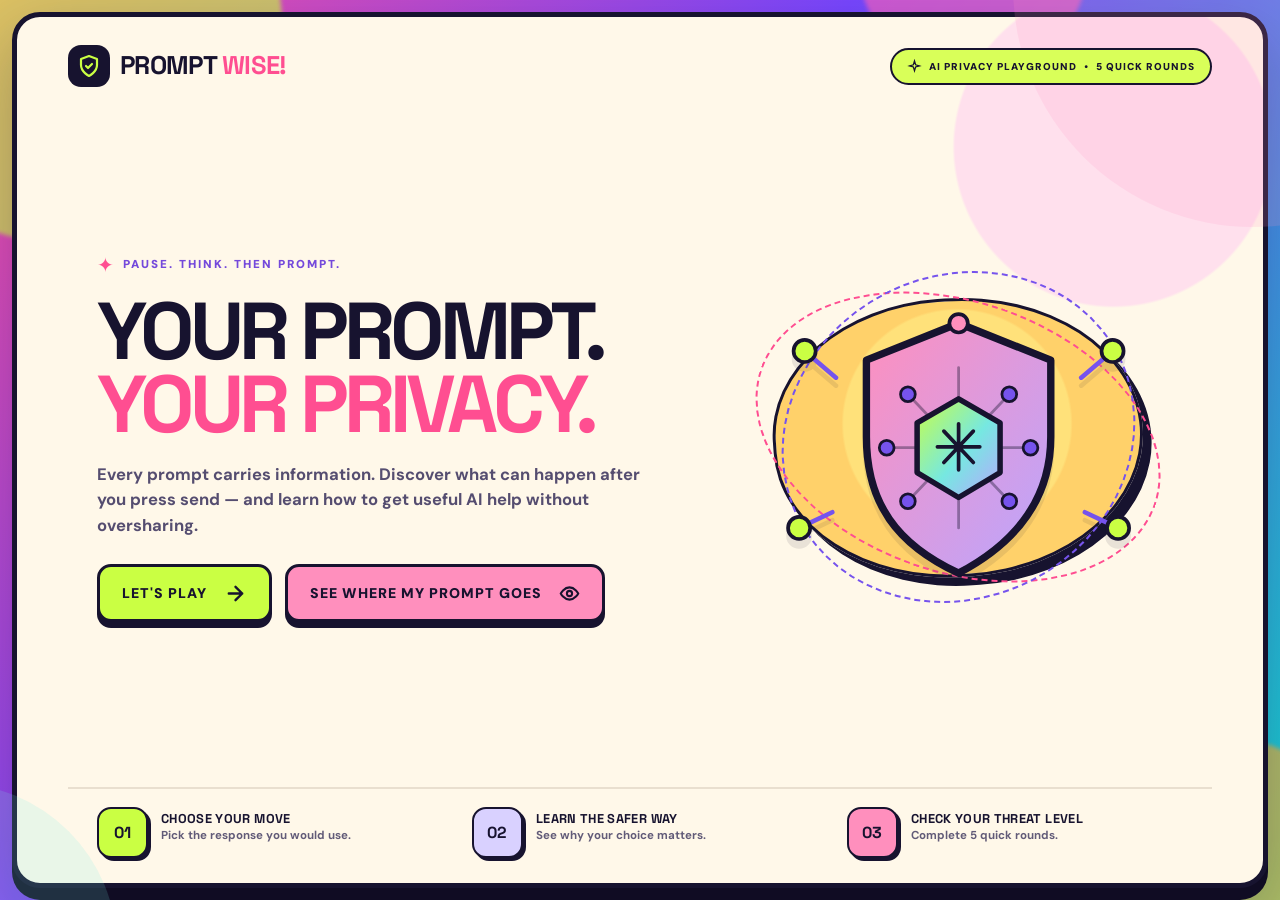
<file: index.html>
<!doctype html>
<html lang="en">
<head>
<meta charset="utf-8"><meta name="viewport" content="width=device-width, initial-scale=1">
<meta name="theme-color" content="#fff8e9"><meta name="description" content="PromptWise — an interactive AI privacy awareness playground.">
<title>PromptWise — Think Before You Prompt</title>
<link rel="preconnect" href="https://fonts.googleapis.com"><link rel="preconnect" href="https://fonts.gstatic.com" crossorigin>
<link href="https://fonts.googleapis.com/css2?family=DM+Sans:wght@400;500;600;700;800;900&family=Space+Grotesk:wght@400;500;600;700&display=swap" rel="stylesheet">
<link rel="stylesheet" href="styles.css">
</head>
<body><div id="root"></div><script src="script.js" defer></script></body></html>
</file>
<file: styles.css>
@import url('https://fonts.googleapis.com/css2?family=DM+Sans:wght@600;700;800;900&family=Space+Grotesk:wght@600;700&display=swap');

:root{font-family:'DM Sans',sans-serif;color:#17132f;background:#19132e;font-synthesis:none;text-rendering:optimizeLegibility}
*{box-sizing:border-box}
html,body,#root{margin:0;width:100%;height:100%;overflow:hidden}
body{min-width:320px}
.stage{height:100dvh;width:100vw;overflow:hidden;display:grid;place-items:center;position:relative;padding:12px;background:linear-gradient(130deg,#ff4fa1 0%,#7847ff 42%,#13d6cf 100%)}
.ambient{position:absolute;border-radius:50%;filter:blur(2px);opacity:.65;pointer-events:none;animation:drift 11s ease-in-out infinite alternate}
.ambient-one{width:34vw;height:34vw;min-width:260px;min-height:260px;background:#caff43;left:-12vw;top:-15vw}
.ambient-two{width:27vw;height:27vw;min-width:220px;min-height:220px;background:#ffb32f;right:-8vw;bottom:-14vw;animation-delay:-4s}
.ambient-three{width:18vw;height:18vw;min-width:160px;min-height:160px;background:#ff63be;right:15vw;top:-12vw;animation-delay:-7s}
@keyframes drift{to{transform:translate(35px,28px) scale(1.12) rotate(25deg)}}

.screen{position:relative;z-index:1;width:min(1450px,100%);height:min(940px,calc(100dvh - 24px));overflow:hidden;border:5px solid #17132f;border-radius:28px;box-shadow:0 12px 0 #100c23,0 25px 65px #120b3344}

.home-screen{background:#fff7e5;padding:22px 34px 14px;display:flex;flex-direction:column}
.home-screen:before{content:"";position:absolute;width:420px;height:420px;border-radius:50%;background:#ff75b5;opacity:.18;right:-200px;top:-220px}
.home-header,.home-main,.flow-panel,.home-footer{position:relative;z-index:1}
.home-header{display:flex;justify-content:space-between;align-items:center}
.brand{display:flex;align-items:center;gap:8px;font:900 19px 'Space Grotesk';letter-spacing:-.7px}
.brand-pop{color:#ff4e91;margin-left:-7px}
.brand-symbol{display:grid;place-items:center;width:32px;height:32px;border-radius:10px;background:#17132f;color:#caff43}
.header-chip{background:#d9ff59;border:2px solid #17132f;border-radius:20px;padding:7px 13px;display:flex;align-items:center;gap:7px;font-size:9px;letter-spacing:1px;font-weight:900}

.home-main{display:grid;grid-template-columns:1fr 240px;gap:24px;padding:12px 18px 18px;flex:0 0 auto;align-items:center;min-height:0}
.home-copy{max-width:none}
.eyebrow{font-size:10px;font-weight:900;letter-spacing:1.8px;color:#7449db;display:flex;align-items:center;gap:7px}
.eyebrow-star{color:#ff4e91;font-size:20px}
.home-copy h1{font:900 clamp(48px,5.2vw,76px)/.95 'Space Grotesk';letter-spacing:-5px;margin:8px 0 15px;color:#17132f}
.home-copy h1 span{color:#ff4e91;text-shadow:3px 3px 0 #17132f}
.home-copy>p{font-size:clamp(12px,1.15vw,16px);font-weight:700;line-height:1.45;color:#554d70;max-width:530px;margin:0 0 18px}

.big-play{background:#caff43;color:#17132f;border:3px solid #17132f;border-radius:14px;padding:13px 21px;display:inline-flex;align-items:center;gap:25px;font-size:15px;font-weight:1000;letter-spacing:1px;box-shadow:0 6px 0 #17132f;transition:transform .16s}
.big-play:hover{transform:translateY(-4px) rotate(-1deg);box-shadow:0 10px 0 #17132f}

.mascot-zone{height:min(34vh,310px);min-height:190px;position:relative;display:grid;place-items:center;background:#ffdc54;border:4px solid #17132f;border-radius:46% 54% 50% 50%/47% 44% 56% 53%;transform:rotate(1deg);animation:wiggle 5s ease-in-out infinite}
.mascot-shadow{filter:drop-shadow(0 9px 0 #17132f22);animation:bob 2.6s ease-in-out infinite}
.mascot{width:min(86%,370px);height:100%;overflow:visible}
.mascot.small{width:44px;height:40px}
.speech-pop{position:absolute;right:-12px;top:12px;background:#fff;border:3px solid #17132f;border-radius:15px;padding:10px 14px;font-size:12px;font-weight:800;line-height:1.2;box-shadow:4px 5px 0 #17132f;transform:rotate(7deg)}
.speech-pop b{font-size:15px;color:#ff4e91}
.comic-burst{position:absolute;left:-13px;bottom:10px;width:76px;height:76px;border-radius:50%;background:#ff4e91;border:3px solid #17132f;display:grid;place-content:center;text-align:center;color:#fff;font:1000 12px/1 'Space Grotesk';box-shadow:4px 5px 0 #17132f;transform:rotate(-10deg);z-index:2}
.spark{position:absolute;font-size:38px;color:#ff4e91;text-shadow:2px 2px #17132f;animation:twinkle 1.8s infinite alternate}
.s1{top:20px;left:27%}
.s2{bottom:18px;right:18%;color:#7449db}
@keyframes wiggle{0%,100%{transform:rotate(1deg)}50%{transform:rotate(-1deg)}}
@keyframes bob{0%,100%{transform:translateY(0)}50%{transform:translateY(-9px)}}
@keyframes twinkle{to{transform:scale(1.35) rotate(20deg)}}

.flow-hero-art{height:205px;display:flex;align-items:center;justify-content:center;position:relative;background:#ffdc54;border:4px solid #17132f;border-radius:46% 54% 50% 50%/47% 44% 56% 53%;animation:wiggle 5s ease-in-out infinite}
.flow-hero-art .mascot{width:88%;height:100%;animation:bob 2.6s ease-in-out infinite}
.flow-hero-art>span{position:absolute;right:-12px;bottom:8px;padding:9px 12px;border:3px solid #17132f;border-radius:12px;background:#fff;font-size:12px;font-weight:1000;text-align:center;box-shadow:4px 4px 0 #17132f;transform:rotate(5deg)}

.home-actions{display:flex;align-items:center;gap:14px;flex-wrap:wrap}
.home-copy .eyebrow{font-size:14px}
.home-copy .big-play{font-size:19px;padding:15px 26px}
.home-actions .journey-play{background:#ff8fbd}
.home-footer{display:flex;justify-content:space-between;padding-top:12px;font-size:11px;letter-spacing:1.5px;font-weight:1000;color:#817a92}

.flow-panel{background:#17132f;color:#fff;border:3px solid #17132f;border-radius:19px;padding:18px 22px 16px;box-shadow:0 5px 0 #ff4e91}
.flow-top{display:flex;align-items:center;justify-content:space-between}
.flow-top b{font:900 21px 'Space Grotesk';color:#caff43;letter-spacing:.6px}
.flow-top span{font-size:12px;letter-spacing:1.3px;color:#b9b1d3;font-weight:900}
.flow-track{display:flex;align-items:center;justify-content:center;gap:10px;margin:8px 0 9px}
.flow-track-large{gap:12px;margin:24px 0 20px}
.flow-step{display:grid;justify-items:center;min-width:115px}
.flow-track-large .flow-step{min-width:145px;gap:5px}
.flow-icon{width:42px;height:42px;border:2px solid #fff;border-radius:13px;display:grid;place-items:center;font:1000 12px 'Space Grotesk';position:relative}
.flow-track-large .flow-icon{width:78px;height:78px;border-width:3px;border-radius:20px;font-size:20px}
.flow-icon.you{background:#ff4e91;color:#17132f}
.flow-icon.net{background:#5d54ff;color:#caff43;font-size:12px;letter-spacing:2px}
.flow-icon.ai{background:#caff43;overflow:hidden}
.flow-icon.ai .mascot{width:50px;height:45px}
.flow-track-large .flow-icon.ai .mascot{width:82px;height:72px}
.flow-step>b{font-size:9px;letter-spacing:.5px;margin-top:4px}
.flow-track-large .flow-step>b{font-size:15px;letter-spacing:.2px;margin-top:7px}
.flow-step>small{font-size:8px;color:#bdb6d1}
.flow-track-large .flow-step>small{font-size:13px;text-align:center}
.flow-arrow{width:min(14vw,180px);display:flex;align-items:center;gap:3px;color:#ff9dca}
.flow-track-large .flow-arrow{width:min(8vw,105px)}
.flow-arrow span{height:3px;background:repeating-linear-gradient(90deg,#ff9dca 0 7px,transparent 7px 13px);flex:1;animation:dash 1s linear infinite}
.flow-arrow svg{width:16px;animation:arrowPulse .8s ease-in-out infinite alternate}
.flow-track-large .flow-arrow svg{width:25px;height:25px}
@keyframes dash{to{background-position:26px 0}}
@keyframes arrowPulse{to{transform:translateX(4px)}}
.flow-icon.process{background:#ff8fbd;color:#17132f;font-size:34px}
.use-paths{display:grid;grid-template-columns:repeat(3,1fr);gap:8px}
.path-card{display:flex;align-items:center;gap:8px;border-radius:10px;padding:7px 9px;color:#17132f;min-height:49px}
.path-card.train{background:#caff43}
.path-card.share{background:#ff8fbd}
.path-card.store{background:#76e8e1}
.path-card>span{font-size:20px;font-weight:1000;width:25px;height:25px;display:grid;place-items:center;background:#fff8;border-radius:8px;flex-shrink:0}
.path-card b{font:1000 8px 'Space Grotesk';letter-spacing:.3px;display:block}
.path-card small{font-size:8px;line-height:1.2;display:block;margin-top:2px;font-weight:700;color:#49435d}
.flow-note{text-align:center;font-size:7px;color:#bdb6d1;margin-top:6px}

/* Separate prompt journey screen */
.journey-screen{background:#fff7e5;padding:18px 34px 20px;display:flex;flex-direction:column}
.journey-screen:before{content:"";position:absolute;width:390px;height:390px;border-radius:50%;background:#76e8e1;opacity:.18;right:-210px;top:-240px;pointer-events:none}
.journey-screen .quiz-head,.journey-heading,.journey-card,.journey-actions{position:relative;z-index:1}
.journey-heading{text-align:center;margin:18px auto 15px}
.journey-heading .eyebrow{justify-content:center;font-size:13px}
.journey-heading h1{font:1000 clamp(32px,4vw,54px)/1 'Space Grotesk';letter-spacing:-2px;margin:8px 0;color:#17132f}
.journey-heading p{font-size:15px;font-weight:700;color:#625b78;margin:7px 0 0}
.journey-card{width:min(1050px,100%);margin:auto;padding:20px 24px 18px;box-shadow:0 6px 0 #ff4e91}
.journey-card .flow-track-large{margin:8px 0 20px;gap:12px}
.journey-card .flow-track-large .flow-step{flex:1;min-width:0}
.journey-card .flow-track-large .flow-step>small{max-width:190px;line-height:1.35}
.journey-card .flow-track-large .flow-arrow{flex:0 1 100px;width:100px}
.journey-outcomes{display:grid;grid-template-columns:1fr 1fr;gap:14px;margin-top:12px}
.journey-outcome{min-height:105px;border:3px solid #fff;border-radius:14px;padding:14px 16px;display:flex;flex-direction:column;justify-content:center;gap:9px}
.journey-outcome b{display:flex;align-items:center;gap:8px;font:1000 15px 'Space Grotesk';letter-spacing:.4px}
.journey-outcome span{font-size:14px;font-weight:700;line-height:1.4}
.response-outcome{background:#caff43;color:#17132f;border-color:#caff43}
.storage-outcome{background:#ff8fbd;color:#17132f;border-color:#ff8fbd}
.journey-actions{display:flex;justify-content:center;margin-top:16px}
.journey-actions .big-play{font-size:17px;padding:13px 25px}

.quiz-screen{background:#fff8e8;padding:16px 35px 25px;display:flex;flex-direction:column}
.quiz-screen:before{content:"";position:absolute;width:400px;height:400px;border-radius:50%;background:#caff43;opacity:.18;right:-230px;top:-250px}
.quiz-head{position:relative;z-index:1;display:flex;align-items:center;justify-content:space-between}
.exit-btn{display:flex;align-items:center;gap:5px;border:0;background:#eee8ff;border-radius:10px;padding:10px 14px;font-size:14px;font-weight:1000;color:#17132f}
.quiz-logo{font:1000 22px 'Space Grotesk'}
.quiz-logo span{color:#ff4e91}
.q-count{font:1000 29px 'Space Grotesk';color:#ff4e91}
.q-count i{font-style:normal;font-size:16px;color:#8b849b}
.q-progress{height:9px;background:#e8e0d5;border:1px solid #17132f;border-radius:10px;margin-top:12px;overflow:hidden;position:relative;z-index:1}
.q-progress>div{height:100%;background:linear-gradient(90deg,#ff4e91,#8d5bff,#42d9c7,#caff43);border-radius:10px}
.quiz-center{width:min(740px,100%);margin:auto;position:relative;z-index:1;padding:12px 0}
.q-tag{display:inline-block;background:#caff43;border:2px solid #17132f;border-radius:20px;padding:7px 14px;font-size:13px;letter-spacing:1.1px;font-weight:1000}
.quiz-center h2{font:1000 clamp(34px,4vw,54px)/1 'Space Grotesk';letter-spacing:-2px;margin:13px 0 18px;color:#17132f}
.ai-says{display:flex;align-items:center;gap:12px;background:#d9d1ff;border:3px solid #17132f;border-radius:15px;padding:13px 17px;box-shadow:4px 4px 0 #17132f}
.ai-face{width:46px;height:46px;border-radius:13px;background:#ffdc54;display:grid;place-items:center;flex-shrink:0;border:2px solid #17132f;overflow:hidden}
.ai-says b{font-size:12px;letter-spacing:1.3px;color:#704cdb}
.ai-says p{font:800 17px/1.3 'Space Grotesk';margin:3px 0 0;color:#282344}
.option-list{display:grid;gap:8px;margin-top:16px}
.option{display:flex;align-items:center;gap:12px;min-height:64px;padding:11px 16px;border:2px solid #17132f;border-radius:12px;background:#fff;color:#17132f;text-align:left;font-size:17px;font-weight:900;box-shadow:0 3px 0 #17132f;transition:.14s}
.option:hover{transform:translateX(4px) rotate(-.2deg);background:#f3efff}
.option-picked{background:#caff43;border-color:#17132f;box-shadow:0 3px 0 #17132f}
.option-key{width:36px;height:36px;display:grid;place-items:center;flex-shrink:0;border:2px solid #17132f;border-radius:9px;background:#ff8fbd;font:1000 16px 'Space Grotesk'}
.option:nth-child(2) .option-key{background:#76e8e1}
.option:nth-child(3) .option-key{background:#d9d1ff}
.picked-check{margin-left:auto;color:#21805e;flex-shrink:0}
.lock-answer{margin-top:15px;display:flex;align-items:center;justify-content:center;gap:12px;width:100%;border:3px solid #17132f;border-radius:12px;padding:15px;background:#ff4e91;color:#17132f;font-size:17px;font-weight:1000;letter-spacing:1px;box-shadow:0 5px 0 #17132f;transition:.15s}
.lock-answer:hover:not(:disabled){transform:translateY(-2px);box-shadow:0 7px 0 #17132f}
.lock-answer:disabled{opacity:.4;cursor:not-allowed}
.quiz-side-sticker{position:absolute;bottom:22px;right:25px;width:74px;height:74px;border-radius:50%;background:#76e8e1;border:3px solid #17132f;box-shadow:4px 4px 0 #17132f;display:grid;place-content:center;text-align:center;font:1000 11px/1 'Space Grotesk';transform:rotate(9deg)}

.feedback-screen{padding:20px 40px 22px;display:flex;flex-direction:column;justify-content:space-between}
.feedback-good{background:linear-gradient(135deg,#caff43,#70e8c3 75%,#fff)}
.feedback-bad{background:linear-gradient(135deg,#ff568e,#ff985d 75%,#ffe16b)}
.feedback-top{display:flex;justify-content:space-between;font-size:14px;letter-spacing:1.4px;font-weight:1000;color:#17132f}
.feedback-content{width:min(780px,100%);max-width:780px;margin:auto;display:grid;grid-template-columns:190px 1fr;align-items:center;gap:35px;position:relative;z-index:1}
.verdict-stamp{width:175px;height:175px;border:5px solid #17132f;border-radius:50%;background:#fff;border-style:solid;display:flex;flex-direction:column;align-items:center;justify-content:center;gap:7px;box-shadow:8px 8px 0 #17132f;transform:rotate(-8deg);color:#17132f}
.feedback-good .verdict-stamp{background:#caff43}
.feedback-bad .verdict-stamp{background:#ffdf55}
.verdict-stamp b{font:1000 19px/1 'Space Grotesk';text-align:center}
.feedback-kicker{font-size:13px;letter-spacing:1.6px;font-weight:1000;color:#17132f}
.feedback-text h2{font:1000 clamp(34px,4.2vw,54px)/.96 'Space Grotesk';letter-spacing:-2px;margin:8px 0 15px;color:#17132f}
.you-picked,.right-answer{display:flex;gap:12px;align-items:flex-start;border:2px solid #17132f;border-radius:11px;padding:12px 15px;margin-top:8px;background:#fff9}
.you-picked b,.right-answer b{font-size:12px;letter-spacing:.8px;white-space:nowrap;min-width:120px}
.you-picked span,.right-answer span{font-size:16px;font-weight:800;line-height:1.3}
.right-answer{background:#17132f;color:#fff}
.right-answer b{color:#caff43;display:flex;align-items:center;gap:4px}
.why-text{font-size:16px;line-height:1.4;font-weight:800;margin:10px 0 0;max-width:600px;color:#292344}
.threat-strip{width:min(850px,100%);margin:0 auto 13px;background:#17132f;color:#fff;border-radius:12px;padding:10px 15px;display:flex;align-items:center;gap:15px;position:relative;z-index:1}
.threat-label{font-size:12px;letter-spacing:1px;font-weight:1000;color:#c4bdd9}
.threat-strip strong{font:1000 17px 'Space Grotesk';white-space:nowrap}
.threat-high{color:#ff6b9e}
.threat-medium{color:#ffcf54}
.threat-low{color:#caff43}
.threat-explain{font-size:13px;font-weight:700;color:#d0cadd;line-height:1.25}
.continue-btn{align-self:center;position:relative;z-index:1;background:#fff;border:3px solid #17132f;border-radius:12px;padding:15px 25px;display:flex;align-items:center;gap:25px;font-size:17px;font-weight:1000;box-shadow:0 5px 0 #17132f;transition:.15s}
.continue-btn:hover{transform:translateY(-3px);box-shadow:0 8px 0 #17132f}
.feedback-confetti{position:absolute;inset:0;pointer-events:none;overflow:hidden}
.feedback-confetti i{position:absolute;top:-20px;left:calc(var(--i)*8.5%);width:10px;height:17px;background:hsl(calc(var(--i)*31),95%,55%);border:1px solid #17132f;transform:rotate(calc(var(--i)*29deg));animation:fall 3s linear infinite;animation-delay:calc(var(--i)*-.21s)}
@keyframes fall{to{transform:translateY(105vh) rotate(500deg)}}

.result-screen{background:#fff7e5;padding:18px 35px;display:flex;flex-direction:column}
.result-header{display:flex;justify-content:space-between;align-items:center}
.result-body{display:flex;align-items:center;justify-content:center;gap:55px;margin:auto}
.threat-orb{width:250px;height:250px;border-radius:50%;display:grid;place-items:center;border:8px solid #17132f;box-shadow:9px 10px 0 #17132f;animation:pulse 2.4s ease-in-out infinite;position:relative}
.threat-orb:before,.threat-orb:after{content:"";position:absolute;inset:-24px;border:3px dashed #17132f;border-radius:50%;animation:spin 18s linear infinite}
.threat-orb:after{inset:-40px;border-color:#ff4e91;animation-direction:reverse;animation-duration:25s}
.threat-orb.hot{background:#ff5b8f}
.threat-orb.warm{background:#ffcf54}
.threat-orb.cool{background:#caff43}
.orb-inner{width:180px;height:180px;border-radius:50%;background:#fff;border:4px solid #17132f;display:flex;flex-direction:column;align-items:center;justify-content:center}
.orb-inner span{font-size:13px;font-weight:1000;letter-spacing:1.5px}
.orb-inner b{font:1000 45px 'Space Grotesk';letter-spacing:-2px}
.result-copy{max-width:420px}
.result-copy h1{font:1000 clamp(42px,5vw,66px)/.95 'Space Grotesk';letter-spacing:-3px;margin:10px 0}
.result-copy>p{font-size:18px;line-height:1.45;font-weight:700;color:#5d5674}
.result-summary{display:flex;gap:10px;margin-top:19px}
.result-summary div{background:#e9e1ff;border:2px solid #17132f;border-radius:11px;padding:9px 15px;min-width:110px}
.result-summary b{display:block;font:1000 30px 'Space Grotesk'}
.result-summary span{font-size:13px;font-weight:900}
.result-reminder{width:min(720px,100%);margin:0 auto 12px;background:#17132f;color:#fff;border-radius:12px;padding:12px 16px;display:flex;align-items:center;gap:15px}
.result-reminder b{font-size:14px;white-space:nowrap;color:#caff43}
.result-reminder span{font-size:14px;font-weight:700;line-height:1.3}
.replay{align-self:center;margin-bottom:5px}
.result-screen .header-chip{background:#ff8fbd}

@keyframes pulse{50%{transform:scale(1.035)}}
@keyframes spin{to{transform:rotate(360deg)}}

/* Desktop layouts with shorter viewports */
@media(max-height:720px) and (min-width:761px){
 .home-screen{padding-top:10px}
 .home-main{padding-top:0}
 .mascot-zone{height:26vh;min-height:165px}
 .flow-panel{padding:7px 13px}
 .flow-track{margin:5px 0}
 .flow-icon{width:35px;height:35px}
 .path-card{min-height:42px;padding:5px 7px}
 .path-card small{font-size:7px}
 .quiz-center{padding:5px 0}
 .quiz-center h2{margin:7px 0 10px}
 .ai-says{padding:7px 12px}
 .option-list{gap:6px;margin-top:10px}
 .option{min-height:44px;padding:6px 11px}
 .lock-answer{margin-top:10px;padding:9px}
 .feedback-content{gap:24px}
 .verdict-stamp{width:145px;height:145px}
 .threat-orb{width:205px;height:205px}
 .orb-inner{width:150px;height:150px}
 .journey-screen{padding-top:10px;padding-bottom:12px}
 .journey-heading{margin:8px auto}
 .journey-heading h1{font-size:40px}
 .journey-card{padding:12px 18px}
 .journey-card .flow-track-large{margin:5px 0 12px}
 .journey-outcome{min-height:85px;padding:10px 13px;gap:6px}
 .journey-outcome span{font-size:12px}
 .journey-actions{margin-top:10px}
}

/* Tablet and mobile layouts */
@media(max-width:760px){
 .stage{padding:6px}
 .screen{height:calc(100dvh - 12px);border-width:3px;border-radius:19px}
 .home-screen{padding:12px 13px 9px}
 .brand{font-size:15px}
 .brand-symbol{width:27px;height:27px}
 .header-chip{font-size:7px;padding:6px 8px}
 .home-main{grid-template-columns:1fr 105px;gap:9px;padding:10px 2px 12px}
 .home-copy h1{font-size:clamp(35px,8vw,48px);letter-spacing:-2px}
 .home-copy .eyebrow{font-size:10px;letter-spacing:.5px}
 .home-copy .big-play{font-size:15px;padding:11px 15px}
 .home-actions{align-items:stretch;flex-direction:column;gap:10px}
 .home-actions .big-play{justify-content:space-between;width:100%;font-size:13px;padding:10px 12px;gap:8px}
 .flow-hero-art{height:115px;border-width:3px}
 .flow-hero-art>span{font-size:7px;padding:5px 6px;right:-5px}
 .home-footer{font-size:8px;letter-spacing:.5px}

 .flow-panel{padding:11px 9px;border-radius:13px}
 .flow-top b{font-size:14px}
 .flow-top span{font-size:8px}
 .flow-track{gap:3px;margin:6px 0}
 .flow-step{min-width:70px}
 .flow-icon{width:32px;height:32px;border-radius:9px;font-size:9px}
 .flow-icon.ai .mascot{width:38px;height:34px}
 .flow-step>b{font-size:7px}
 .flow-step>small{font-size:6px}
 .flow-arrow{width:9vw}
 .flow-arrow svg{width:12px}
 .use-paths{gap:4px}
 .path-card{padding:5px;display:block;min-height:57px}
 .path-card>span{width:18px;height:18px;font-size:12px;margin-bottom:3px}
 .path-card b{font-size:6px}
 .path-card small{font-size:6px;line-height:1.1}
 .flow-note{font-size:6px}

 .journey-screen{padding:12px 13px}
 .journey-heading{margin:14px auto 10px}
 .journey-heading .eyebrow{font-size:10px}
 .journey-heading h1{font-size:clamp(25px,6vw,38px);letter-spacing:-1px}
 .journey-heading p{font-size:11px;line-height:1.3}
 .journey-card{padding:12px 9px}
 .journey-card .flow-track-large{gap:3px;margin:8px 0 13px}
 .journey-card .flow-track-large .flow-step{min-width:0;flex:1;gap:3px}
 .journey-card .flow-track-large .flow-icon{width:45px;height:45px;border-radius:12px;font-size:13px}
 .journey-card .flow-track-large .flow-icon.ai .mascot{width:48px;height:43px}
 .journey-card .flow-track-large .flow-step>b{font-size:9px;text-align:center}
 .journey-card .flow-track-large .flow-step>small{font-size:8px;line-height:1.2}
 .journey-card .flow-track-large .flow-arrow{width:5vw;flex:0 1 5vw;gap:0}
 .journey-card .flow-track-large .flow-arrow svg{width:13px;height:13px}
 .journey-outcomes{gap:8px;margin-top:8px}
 .journey-outcome{min-height:100px;padding:9px;gap:7px;border-width:2px}
 .journey-outcome b{font-size:10px;line-height:1.2;gap:5px}
 .journey-outcome b svg{width:15px;height:15px;flex-shrink:0}
 .journey-outcome span{font-size:9px;line-height:1.3}
 .journey-actions{margin-top:12px}
 .journey-actions .big-play{font-size:14px;padding:10px 18px}

 .quiz-screen{padding:12px 14px}
 .exit-btn{font-size:12px}
 .quiz-logo{font-size:18px}
 .q-count{font-size:24px}
 .q-count i{font-size:14px}
 .quiz-center{padding:8px 0}
 .quiz-center h2{font-size:clamp(29px,6vw,39px);margin:9px 0 13px}
 .q-tag{font-size:11px}
 .ai-says{padding:9px;gap:8px}
 .ai-says b{font-size:10px}
 .ai-says p{font-size:14px}
 .option-list{gap:8px;margin-top:12px}
 .option{font-size:14px;min-height:53px;padding:8px 9px;gap:9px}
 .option-key{width:30px;height:30px;font-size:13px}
 .lock-answer{font-size:14px;padding:12px}
 .quiz-side-sticker{width:48px;height:48px;font-size:7px;right:7px;bottom:8px}

 .feedback-screen{padding:13px}
 .feedback-content{grid-template-columns:105px 1fr;gap:12px}
 .verdict-stamp{width:100px;height:100px;border-width:3px;box-shadow:4px 4px #17132f}
 .verdict-stamp svg{width:25px}
 .verdict-stamp b{font-size:12px}
 .feedback-top{font-size:11px}
 .feedback-kicker{font-size:10px}
 .feedback-text h2{font-size:clamp(24px,5vw,35px)}
 .you-picked,.right-answer{padding:6px 8px;gap:6px;margin-top:5px}
 .you-picked b,.right-answer b{font-size:9px;min-width:70px}
 .you-picked span,.right-answer span{font-size:12px}
 .why-text{font-size:12px}
 .threat-strip{padding:7px 9px;gap:7px;flex-wrap:wrap}
 .threat-label{font-size:9px}
 .threat-strip strong{font-size:12px}
 .threat-explain{font-size:10px;width:100%}
 .continue-btn{font-size:13px;padding:10px 15px}

 .orb-inner span{font-size:9px}
 .orb-inner b{font-size:30px}
 .result-copy h1{font-size:clamp(30px,6vw,43px)}
 .result-copy>p{font-size:12px}
 .result-summary b{font-size:21px}
 .result-summary span{font-size:9px}
 .result-reminder b,.result-reminder span{font-size:9px}
 .result-reminder{padding:8px;gap:8px}
 .result-reminder b{font-size:9px}
 .result-reminder span{font-size:9px}
}

/* Small phones */
@media(max-width:430px){
 .home-main{grid-template-columns:1fr 78px}
 .home-copy h1{font-size:34px}
 .home-copy .eyebrow{font-size:8px}
 .flow-track-large .flow-step>b{font-size:7px}
 .flow-track-large .flow-step>small{font-size:7px}
 .flow-track-large .flow-icon{width:36px;height:36px}
 .flow-track-large .flow-icon.ai .mascot{width:39px;height:35px}
 .flow-top b{font-size:12px}
 .flow-top span{font-size:7px}
 .path-card small{font-size:5.5px}

 .journey-screen{padding:10px 9px}
 .journey-heading{margin:10px auto 8px}
 .journey-heading h1{font-size:25px}
 .journey-heading p{font-size:10px}
 .journey-card{padding:9px 6px}
 .journey-card .flow-track-large{gap:2px;margin:6px 0 10px}
 .journey-card .flow-track-large .flow-step>b{font-size:7px}
 .journey-card .flow-track-large .flow-step>small{font-size:7px}
 .journey-card .flow-track-large .flow-icon{width:36px;height:36px}
 .journey-card .flow-track-large .flow-icon.ai .mascot{width:39px;height:35px}
 .journey-card .flow-track-large .flow-arrow{width:4vw;flex-basis:4vw}
 .journey-card .flow-track-large .flow-arrow svg{width:11px;height:11px}
 .journey-outcomes{gap:6px}
 .journey-outcome{padding:7px;min-height:112px}
 .journey-outcome b{font-size:8px}
 .journey-outcome span{font-size:8px}
 .journey-actions .big-play{font-size:12px}

 .feedback-content{grid-template-columns:80px 1fr;gap:9px}
 .verdict-stamp{width:76px;height:76px}
 .verdict-stamp b{font-size:9px}
 .verdict-stamp svg{width:20px}
 .feedback-text h2{font-size:22px}
 .you-picked,.right-answer{display:block}
 .you-picked b,.right-answer b{display:block;margin-bottom:3px}
 .result-body{flex-direction:column;gap:10px}
 .threat-orb{width:120px;height:120px}
 .orb-inner{width:88px;height:88px}
 .orb-inner b{font-size:20px}
 .result-copy{text-align:center}
 .result-copy .eyebrow{justify-content:center}
 .result-copy h1{font-size:32px}
 .result-copy>p{margin:6px auto}
 .result-summary{justify-content:center}
 .result-header .header-chip{font-size:6px}
}

@media(prefers-reduced-motion:reduce){
 *,*::before,*::after{animation-duration:.01ms!important;animation-iteration-count:1!important;transition-duration:.01ms!important}
}


/* 1. Conditional threat-level colours */
.threat-orb.hot {
  background: #ff334f;
}

.threat-orb.warm {
  background: #ffc247;
}

.threat-orb.cool {
  background: #b9ff4a;
}

.threat-orb.hot .orb-inner b {
  color: #d71938;
}

.threat-orb.warm .orb-inner b {
  color: #b45309;
}

.threat-orb.cool .orb-inner b {
  color: #21805e;
}

/* 2. Better spacing between questions and options */
.quiz-center h2 {
  margin-bottom: 27px;
}

.option-list {
  gap: 14px;
  margin-top: 22px;
}

/* 3. More compact prompt journey card */
.journey-card {
  width: min(900px, 100%);
  padding: 15px 19px 14px;
}

.journey-card .flow-track-large {
  margin: 12px 0 15px;
}

.journey-outcomes {
  gap: 12px;
  margin-top: 9px;
}

.journey-outcome {
  min-height: 96px;
  padding: 11px 14px;
}

/* Responsive adjustments */
@media (max-width: 760px) {
  .quiz-center h2 {
    margin-bottom: 22px;
  }

  .option-list {
    gap: 12px;
    margin-top: 18px;
  }

  .journey-card {
    width: 100%;
    padding: 10px 8px;
  }

  .journey-card .flow-track-large {
    margin: 8px 0 11px;
  }

  .journey-outcomes {
    gap: 7px;
    margin-top: 7px;
  }

  .journey-outcome {
    min-height: 100px;
    padding: 8px;
  }
}

@media (max-width: 430px) {
  .quiz-center h2 {
    margin-bottom: 18px;
  }

  .option-list {
    gap: 10px;
    margin-top: 15px;
  }

  .journey-outcome {
    min-height: 108px;
    padding: 7px;
  }
}


/* Landing illustration: reduce the card to fit its content */
.flow-hero-art {
  width: min(190px, 100%);
  height: 170px;
  justify-self: center;
}

.flow-hero-art .mascot {
  width: 82%;
  height: 88%;
}

/* Slightly larger PromptWise branding */
.brand {
  font-size: 23px;
}

.brand-symbol {
  width: 38px;
  height: 38px;
}

.quiz-logo {
  font-size: 22px;
}

/* Final screen: two clear actions */
.result-actions {
  display: flex;
  justify-content: center;
  align-items: center;
  gap: 16px;
  flex-wrap: wrap;
  margin: 0 auto 5px;
}

.result-actions .big-play {
  justify-content: center;
  min-width: 190px;
}

.replay-journey {
  background: #ff8fbd;
}

/* Responsive adjustments */
@media (max-width: 760px) {
  .brand {
    font-size: 18px;
  }

  .brand-symbol {
    width: 31px;
    height: 31px;
  }

  .quiz-logo {
    font-size: 20px;
  }

  .flow-hero-art {
    width: 125px;
    height: 118px;
  }

  .flow-hero-art .mascot {
    width: 82%;
    height: 88%;
  }

  .result-actions {
    gap: 10px;
    width: 100%;
  }

  .result-actions .big-play {
    min-width: 0;
    flex: 1;
    padding: 10px 9px;
    font-size: 11px;
    gap: 8px;
  }
}

@media (max-width: 430px) {
  .brand {
    font-size: 16px;
  }

  .brand-symbol {
    width: 28px;
    height: 28px;
  }

  .flow-hero-art {
    width: 92px;
    height: 90px;
  }

  .result-actions {
    gap: 8px;
  }

  .result-actions .big-play {
    font-size: 9px;
    padding: 9px 7px;
  }
}


/* ================================================================
   LANDING PAGE REWORK — scoped to the landing page only
   ================================================================ */
.home-screen{
  padding:clamp(18px,2.2vw,30px) clamp(20px,4vw,58px) 16px;
  display:flex;flex-direction:column;justify-content:space-between;gap:clamp(12px,2vh,22px);
  background:radial-gradient(circle at 88% 15%,#ffe0ed 0 12%,transparent 12.2%),#fff8e9;
}
.home-screen:before{width:480px;height:480px;right:-230px;top:-270px;background:#ff8fbd;opacity:.16}
.home-screen:after{content:"";position:absolute;width:330px;height:330px;left:-230px;bottom:-230px;border-radius:50%;background:#76e8e1;opacity:.16;pointer-events:none}
.home-screen .home-header,.home-screen .landing-layout,.home-screen .landing-flow,.home-screen .home-footer{position:relative;z-index:1}
.home-screen .brand{font-size:clamp(20px,2vw,26px);gap:10px}
.home-screen .brand-symbol{width:42px;height:42px;border-radius:13px}
.home-screen .brand-symbol svg{width:24px;height:24px}
.home-screen .header-chip{font-size:10px;padding:9px 15px;letter-spacing:1px}
.landing-layout{display:grid;grid-template-columns:minmax(0,1.12fr) minmax(300px,.88fr);align-items:center;gap:clamp(28px,5vw,76px);flex:1;min-height:0;padding:4px 2.5%}
.home-copy{max-width:720px}
.home-copy .eyebrow{font-size:clamp(10px,.9vw,13px);letter-spacing:2px}
.home-copy h1{font-size:clamp(54px,6.3vw,92px);line-height:.91;letter-spacing:-5px;margin:17px 0 20px}
.home-copy h1 span{display:inline-block;color:#ff4e91;text-shadow:4px 4px 0 #17132f}
.home-copy>p{max-width:610px;font-size:clamp(15px,1.3vw,19px);line-height:1.55;color:#554d70;margin:0 0 25px}
.home-actions{display:flex;align-items:center;gap:13px;flex-wrap:wrap}
.home-actions .big-play{min-height:58px;justify-content:center;padding:14px 22px;font-size:clamp(13px,1.1vw,16px);gap:17px}
.home-actions .journey-play{background:#ff8fbd}
.landing-assurance{display:flex;align-items:center;gap:8px;margin-top:19px;color:#6e6782;font-size:12px;font-weight:800}
.landing-assurance svg{color:#21805e;flex:none}
.landing-visual{position:relative;justify-self:center;width:min(100%,440px);height:clamp(270px,36vh,390px);display:grid;place-items:center;isolation:isolate}
.landing-visual:before{content:"";position:absolute;inset:8% 8% 7%;border:3px solid #17132f;border-radius:46% 54% 49% 51%/48% 45% 55% 52%;background:linear-gradient(145deg,#ffdc54,#ffc54d);box-shadow:9px 10px 0 #17132f;transform:rotate(-5deg);z-index:-1}
.visual-orbit{position:absolute;border:2px dashed #17132f;border-radius:50%;pointer-events:none}
.orbit-one{width:95%;height:84%;transform:rotate(19deg);border-color:#ff4e91;animation:landingOrbit 24s linear infinite}
.orbit-two{width:82%;height:100%;transform:rotate(-27deg);border-color:#7653ed;animation:landingOrbit 30s linear infinite reverse}
@keyframes landingOrbit{to{transform:rotate(335deg)}}
.visual-mascot{width:72%;height:75%;display:grid;place-items:center;filter:drop-shadow(0 10px 0 #17132f22);animation:bob 2.7s ease-in-out infinite}
.visual-mascot .mascot{width:100%;height:100%}
.visual-label{position:absolute;z-index:2;border:3px solid #17132f;border-radius:13px;background:#fff;padding:9px 13px;font:1000 11px 'Space Grotesk';letter-spacing:1px;box-shadow:4px 5px 0 #17132f}
.label-top{top:3%;left:1%;transform:rotate(-7deg);background:#caff43}
.label-bottom{right:-1%;bottom:6%;display:flex;align-items:center;gap:7px;transform:rotate(5deg);background:#d9d1ff}
.visual-prompt{position:absolute;left:-2%;bottom:18%;z-index:3;display:flex;align-items:center;gap:9px;padding:9px 11px;border:3px solid #17132f;border-radius:13px;background:#fff;box-shadow:4px 5px 0 #17132f;transform:rotate(-4deg)}
.visual-prompt span{font-size:8px;font-weight:1000;letter-spacing:1px;color:#7449db}
.visual-prompt b{font:800 12px 'Space Grotesk'}
.visual-prompt i{display:grid;place-items:center;width:27px;height:27px;border-radius:8px;background:#caff43;font-style:normal}
.landing-flow{background:#17132f;color:#fff;border:3px solid #17132f;border-radius:18px;padding:14px 20px 16px;box-shadow:0 5px 0 #ff4e91}
.landing-flow-heading{display:flex;align-items:center;justify-content:space-between;gap:12px;margin-bottom:11px}
.landing-flow-heading span{font:1000 10px 'Space Grotesk';letter-spacing:1.4px;color:#caff43}
.landing-flow-heading b{font-size:9px;letter-spacing:1px;color:#bdb6d1}
.landing-flow-steps{display:grid;grid-template-columns:1fr 34px 1fr 34px 1.25fr;align-items:center;gap:8px}
.landing-flow-step{display:flex;align-items:center;gap:10px;min-width:0}
.step-number{display:grid;place-items:center;flex:none;width:36px;height:36px;border:2px solid #17132f;border-radius:11px;background:#ff8fbd;color:#17132f;font:1000 13px 'Space Grotesk'}
.step-purple{background:#b9a6ff}.step-teal{background:#76e8e1}
.landing-flow-step b{display:block;font:1000 10px 'Space Grotesk';letter-spacing:.5px;color:#fff}
.landing-flow-step small{display:block;margin-top:3px;color:#c5bfd5;font-size:9px;line-height:1.25;font-weight:700}
.landing-flow-connector{display:grid;place-items:center;color:#ff8fbd}
.home-screen .home-footer{display:flex;justify-content:space-between;gap:12px;padding-top:0;font-size:9px;letter-spacing:1.2px;color:#817a92}

/* Prompt journey screen: explicit layout and visibility rules prevent an empty view. */
.journey-screen{background:#fff8e9;padding:clamp(14px,2vh,22px) clamp(16px,3vw,42px);display:flex;flex-direction:column;gap:clamp(8px,1.5vh,16px);isolation:isolate}
.journey-screen:before{content:"";position:absolute;width:380px;height:380px;right:-210px;top:-240px;border-radius:50%;background:#76e8e1;opacity:.2;pointer-events:none;z-index:-1}
.journey-header{display:flex;align-items:center;justify-content:space-between;flex:none}
.journey-header-tag{display:flex;align-items:center;gap:7px;color:#ff4e91;font-size:10px;font-weight:1000;letter-spacing:1px}
.journey-heading{position:relative;z-index:1;text-align:center;margin:0 auto;flex:none}
.journey-heading .eyebrow{justify-content:center;font-size:11px}
.journey-heading h1{font:1000 clamp(28px,3.4vw,48px)/1 'Space Grotesk';letter-spacing:-1.8px;color:#17132f;margin:7px 0}
.journey-heading p{font-size:clamp(11px,1.1vw,15px);font-weight:700;color:#625b78;margin:0}
.journey-card{position:relative;z-index:1;width:min(1050px,100%);margin:auto;padding:clamp(14px,2vw,24px);background:#17132f;color:#fff;border:3px solid #17132f;border-radius:19px;box-shadow:0 6px 0 #ff4e91;flex:none}
.journey-track{display:grid;grid-template-columns:minmax(0,1fr) minmax(35px,.35fr) minmax(0,1fr) minmax(35px,.35fr) minmax(0,1fr);align-items:center;gap:9px;margin:0 0 19px}
.journey-node{display:flex;flex-direction:column;align-items:center;text-align:center;min-width:0;gap:7px}
.journey-node-icon{width:clamp(54px,6vw,78px);height:clamp(54px,6vw,78px);display:grid;place-items:center;border:3px solid #fff;border-radius:18px;color:#17132f;font:1000 17px 'Space Grotesk'}
.node-you{background:#ff4e91}.node-web{background:#6257ff;color:#caff43}.node-ai{background:#caff43;overflow:hidden}.node-ai .mascot{width:100%;height:100%}
.journey-node>b{font:1000 clamp(9px,1vw,13px) 'Space Grotesk';letter-spacing:.3px}
.journey-node>small{max-width:210px;color:#c5bfd5;font-size:clamp(9px,.9vw,12px);font-weight:700;line-height:1.35}
.journey-link{display:flex;align-items:center;gap:3px;color:#ff8fbd;min-width:0}
.journey-link span{height:3px;flex:1;background:repeating-linear-gradient(90deg,#ff8fbd 0 7px,transparent 7px 13px);animation:dash 1s linear infinite}
.journey-link svg{flex:none}
.journey-outcomes{display:grid;grid-template-columns:1fr 1fr;gap:12px;margin-top:0}
.journey-outcome{min-height:90px;border:2px solid transparent;border-radius:13px;padding:13px 15px;display:flex;flex-direction:column;justify-content:center;gap:7px;color:#17132f}
.journey-outcome b{display:flex;align-items:center;gap:7px;font:1000 12px 'Space Grotesk';letter-spacing:.3px}
.journey-outcome span{font-size:clamp(10px,.95vw,13px);font-weight:700;line-height:1.35}
.response-outcome{background:#caff43;border-color:#caff43}
.storage-outcome{background:#ff8fbd;border-color:#ff8fbd}
.journey-footnote{position:relative;z-index:1;display:flex;align-items:center;justify-content:center;gap:7px;text-align:center;color:#6e6782;font-size:10px;font-weight:800;flex:none}
.journey-footnote svg{color:#21805e;flex:none}
.journey-actions{position:relative;z-index:1;display:flex;justify-content:center;margin:0;flex:none}
.journey-actions .big-play{font-size:15px;padding:11px 23px;gap:16px}

@media(max-height:720px) and (min-width:761px){
 .home-screen{gap:9px;padding-top:13px;padding-bottom:10px}
 .landing-layout{gap:25px}
 .home-copy h1{font-size:clamp(48px,5.3vw,70px);margin:10px 0 12px}
 .home-copy>p{font-size:14px;margin-bottom:15px}
 .landing-visual{height:245px}
 .landing-flow{padding:9px 16px 11px}
 .journey-screen{gap:7px;padding-top:10px;padding-bottom:10px}
 .journey-heading h1{font-size:34px}
 .journey-card{padding:12px 18px}
 .journey-node-icon{width:50px;height:50px}
 .journey-node{gap:4px}
 .journey-outcome{min-height:72px;padding:8px 12px}
}
@media(max-width:760px){
 .home-screen{padding:12px 13px 9px;gap:10px}
 .home-screen .brand{font-size:17px}.home-screen .brand-symbol{width:32px;height:32px}
 .home-screen .header-chip{font-size:7px;padding:6px 8px;letter-spacing:.5px}
 .landing-layout{grid-template-columns:minmax(0,1fr) 125px;gap:10px;padding:4px 0;flex:1}
 .home-copy .eyebrow{font-size:8px;letter-spacing:.7px}
 .home-copy h1{font-size:clamp(33px,7.6vw,50px);letter-spacing:-2.5px;margin:10px 0 12px}
 .home-copy>p{font-size:11px;line-height:1.4;margin-bottom:13px}
 .home-actions{align-items:stretch;flex-direction:column;gap:8px}
 .home-actions .big-play{min-height:42px;width:100%;justify-content:space-between;padding:9px 10px;font-size:10px;gap:6px}
 .landing-assurance{font-size:8px;margin-top:9px;line-height:1.25}
 .landing-assurance svg{width:13px;height:13px}
 .landing-visual{width:100%;height:175px}
 .visual-label{font-size:7px;padding:5px 7px;border-width:2px}
 .label-bottom{right:-4px;gap:3px}.visual-prompt{left:-7px;bottom:16%;padding:5px 6px;gap:4px;border-width:2px}
 .visual-prompt span{font-size:6px}.visual-prompt b{font-size:7px}.visual-prompt i{width:18px;height:18px}
 .visual-prompt i svg{width:12px;height:12px}
 .landing-flow{padding:9px 9px 10px;border-radius:12px}
 .landing-flow-heading{margin-bottom:7px}.landing-flow-heading span{font-size:7px}.landing-flow-heading b{font-size:6px}
 .landing-flow-steps{grid-template-columns:1fr 15px 1fr 15px 1.2fr;gap:3px}
 .landing-flow-step{gap:5px;align-items:flex-start}
 .step-number{width:23px;height:23px;border-radius:7px;font-size:8px}
 .landing-flow-step b{font-size:7px}.landing-flow-step small{font-size:6px;line-height:1.2;margin-top:2px}
 .landing-flow-connector svg{width:12px;height:12px}
 .home-screen .home-footer{font-size:6px;letter-spacing:.3px;gap:4px}
 .journey-screen{padding:11px 12px;gap:9px}
 .journey-header-tag{font-size:7px}.journey-header-tag svg{width:13px}
 .journey-heading .eyebrow{font-size:8px}.journey-heading h1{font-size:clamp(20px,5.5vw,34px);letter-spacing:-.8px}.journey-heading p{font-size:9px}
 .journey-card{padding:10px 8px;border-radius:13px}
 .journey-track{grid-template-columns:minmax(0,1fr) 16px minmax(0,1fr) 16px minmax(0,1fr);gap:3px;margin-bottom:10px}
 .journey-node{gap:4px}.journey-node-icon{width:39px;height:39px;border-radius:10px;font-size:10px}
 .journey-node>b{font-size:7px}.journey-node>small{font-size:7px;line-height:1.2}
 .journey-link{gap:0}.journey-link span{height:2px}.journey-link svg{width:12px;height:12px}
 .journey-outcomes{gap:6px}.journey-outcome{min-height:86px;padding:7px;gap:5px;border-radius:9px}
 .journey-outcome b{font-size:8px;line-height:1.15}.journey-outcome b svg{width:13px;height:13px;flex:none}.journey-outcome span{font-size:7px;line-height:1.25}
 .journey-footnote{font-size:7px;line-height:1.2}.journey-footnote svg{width:12px;height:12px}
 .journey-actions .big-play{font-size:11px;padding:8px 15px}
}
@media(max-width:430px){
 .landing-layout{grid-template-columns:minmax(0,1fr) 92px;gap:6px}
 .home-copy h1{font-size:32px;letter-spacing:-1.8px}
 .home-copy>p{font-size:9px}
 .landing-visual{height:145px}
 .visual-prompt{display:none}
 .landing-flow-step{gap:3px}.landing-flow-step small{font-size:5.5px}
 .journey-screen{padding:9px 8px;gap:7px}
 .journey-heading h1{font-size:21px}
 .journey-card{padding:8px 5px}
 .journey-node-icon{width:34px;height:34px}
 .journey-node>b{font-size:6px}.journey-node>small{font-size:6px}
 .journey-outcome{min-height:78px;padding:6px}.journey-outcome b{font-size:7px}.journey-outcome span{font-size:6.5px}
}


/* ================================================================
   REQUESTED LANDING + PROMPT JOURNEY REFINEMENTS
   All rules are scoped to these two screens only.
   ================================================================ */
.home-screen .home-wordmark{display:inline-flex;align-items:baseline;gap:5px;white-space:nowrap;font:900 clamp(20px,2vw,26px)/1 'Space Grotesk';letter-spacing:-.7px}
.home-screen .brand-pop{margin-left:0;color:#ff4e91}
.landing-rules{display:grid;grid-template-columns:repeat(3,minmax(0,1fr));gap:clamp(10px,1.5vw,20px);margin-top:clamp(16px,2vh,24px);max-width:760px}
.landing-rule{display:grid;grid-template-columns:34px minmax(0,1fr);column-gap:9px;align-items:center;min-width:0}
.landing-rule>span{grid-row:span 2;width:34px;height:34px;display:grid;place-items:center;border:2px solid #17132f;border-radius:10px;background:#caff43;color:#17132f;font:1000 13px 'Space Grotesk'}
.landing-rule:nth-child(2)>span{background:#d9d1ff}
.landing-rule:nth-child(3)>span{background:#ff8fbd}
.landing-rule b{font:1000 clamp(9px,.8vw,12px)/1.15 'Space Grotesk';letter-spacing:.25px;color:#17132f}
.landing-rule small{display:block;margin-top:3px;font-size:clamp(9px,.75vw,11px);line-height:1.2;font-weight:700;color:#625b78}
.visual-prompt{max-width:100%;gap:8px}
.visual-prompt span{white-space:nowrap}
.visual-prompt b{font:800 clamp(10px,.9vw,12px)/1.2 'Space Grotesk';white-space:nowrap}

/* The journey is a light, open flow diagram — no dark panel or extra copy. */
.journey-screen{background:#fff8e9;gap:clamp(16px,3vh,30px);padding:clamp(16px,2.5vh,28px) clamp(16px,3vw,42px)}
.journey-heading{margin:clamp(18px,4vh,42px) auto 0}
.journey-heading h1{font:1000 clamp(30px,4.2vw,58px)/1 'Space Grotesk';letter-spacing:-2px;color:#17132f;margin:0}
.journey-card{width:100%;max-width:1320px;margin:auto;padding:clamp(16px,2.5vw,34px) 0;background:transparent;color:#17132f;border:0;border-radius:0;box-shadow:none}
.journey-track-four{display:grid;grid-template-columns:minmax(0,1fr) minmax(30px,.32fr) minmax(0,1fr) minmax(30px,.32fr) minmax(0,1fr) minmax(30px,.32fr) minmax(0,1fr);align-items:center;gap:clamp(5px,1vw,14px);margin:0}
.journey-track-four .journey-node{gap:12px;padding:8px 4px}
.journey-track-four .journey-node-icon{width:clamp(76px,9vw,118px);height:clamp(76px,9vw,118px);border:3px solid #17132f;border-radius:25px;box-shadow:5px 6px 0 #17132f;position:relative}
.journey-track-four .node-you{background:#ff8fbd}
.journey-track-four .node-ai{background:#caff43;overflow:hidden}
.journey-track-four .node-loop{background:#d9d1ff;color:#17132f;animation:loopPulse 2.6s ease-in-out infinite}
.journey-track-four .node-loop:after{content:"";position:absolute;inset:-10px;border:2px dashed #7653ed;border-radius:30px;animation:landingOrbit 8s linear infinite}
.journey-track-four .node-response{background:#76e8e1;color:#17132f}
.journey-track-four .journey-node>b{font:1000 clamp(11px,1.15vw,16px)/1.15 'Space Grotesk';letter-spacing:.2px;color:#17132f;max-width:240px}
.journey-track-four .journey-node>small{max-width:230px;color:#625b78;font-size:clamp(10px,.95vw,13px);line-height:1.4}
.journey-track-four .journey-link{color:#ff4e91;gap:4px}
.journey-track-four .journey-link span{height:4px;background:repeating-linear-gradient(90deg,#ff4e91 0 8px,transparent 8px 14px)}
.journey-track-four .journey-link svg{width:clamp(17px,2vw,25px);height:clamp(17px,2vw,25px)}
.loop-caption{display:inline-flex;align-items:center;justify-content:center;margin-top:1px;padding:5px 9px;border:1.5px solid #7653ed;border-radius:20px;color:#6545c5;background:#f0ebff;font:1000 9px 'Space Grotesk';letter-spacing:.7px}
@keyframes loopPulse{50%{transform:scale(1.045);box-shadow:7px 8px 0 #17132f}}
@media(max-width:760px){
 .landing-rules{gap:6px;margin-top:10px}
 .landing-rule{grid-template-columns:24px minmax(0,1fr);column-gap:5px;align-items:start}
 .landing-rule>span{width:24px;height:24px;border-radius:7px;font-size:9px}
 .landing-rule b{font-size:7px;line-height:1.15}
 .landing-rule small{font-size:6.5px;line-height:1.15}
 .home-screen .home-wordmark{font-size:17px;gap:4px}
 .visual-prompt{max-width:calc(100% + 10px)}
 .visual-prompt b{font-size:7px}
 .journey-screen{gap:12px;padding:14px 12px}
 .journey-heading{margin:clamp(18px,5vh,36px) auto 0}
 .journey-heading h1{font-size:clamp(24px,5vw,36px);letter-spacing:-1px}
 .journey-card{padding:12px 0}
 .journey-track-four{grid-template-columns:minmax(0,1fr) 15px minmax(0,1fr) 15px minmax(0,1fr) 15px minmax(0,1fr);gap:2px}
 .journey-track-four .journey-node{gap:7px;padding:4px 0}
 .journey-track-four .journey-node-icon{width:clamp(42px,10vw,62px);height:clamp(42px,10vw,62px);border-radius:13px;border-width:2px;box-shadow:3px 3px 0 #17132f}
 .journey-track-four .journey-node-icon svg{width:22px;height:22px}
 .journey-track-four .journey-node>b{font-size:clamp(6px,1.55vw,9px);line-height:1.15}
 .journey-track-four .journey-node>small{font-size:clamp(6px,1.35vw,8px);line-height:1.2}
 .journey-track-four .journey-link{gap:0}
 .journey-track-four .journey-link span{height:2px}
 .journey-track-four .journey-link svg{width:11px;height:11px}
 .loop-caption{font-size:5px;padding:3px 4px;letter-spacing:0}
}
@media(max-width:430px){
 .landing-rules{gap:4px}
 .landing-rule{grid-template-columns:19px minmax(0,1fr);column-gap:4px}
 .landing-rule>span{width:19px;height:19px;font-size:7px}
 .landing-rule b{font-size:6px}
 .landing-rule small{font-size:5.5px}
 .home-screen .home-wordmark{font-size:15px;gap:3px}
 .journey-screen{padding:12px 7px;gap:10px}
 .journey-heading h1{font-size:20px}
 .journey-track-four{grid-template-columns:minmax(0,1fr) 10px minmax(0,1fr) 10px minmax(0,1fr) 10px minmax(0,1fr);gap:1px}
 .journey-track-four .journey-node-icon{width:34px;height:34px;border-radius:9px}
 .journey-track-four .journey-node-icon svg{width:17px;height:17px}
 .journey-track-four .journey-node>b{font-size:5.5px}
 .journey-track-four .journey-node>small{font-size:5.2px}
 .journey-track-four .journey-link svg{width:8px;height:8px}
 .loop-caption{font-size:4px;padding:2px 3px}
}

/* Focused landing-page spacing and AI illustration update */
.home-screen{justify-content:flex-start;gap:clamp(12px,2vh,22px)}
.home-copy h1 span{text-shadow:none}
.landing-layout{flex:1 1 auto;min-height:0}
.landing-visual:before{inset:7% 8%;border-radius:48% 52% 50% 50%;background:radial-gradient(circle at 50% 45%,#fff1a8 0 18%,#ffe17a 19% 48%,#ffd16a 49% 100%);box-shadow:8px 9px 0 #17132f;transform:rotate(-4deg)}
.visual-mascot{width:88%;height:90%;filter:drop-shadow(0 8px 0 #17132f18)}
.visual-mascot .ai-privacy-visual{width:100%;height:100%;overflow:visible}
.visual-label,.visual-prompt{display:none}
.landing-rules{position:relative;z-index:1;width:100%;max-width:none;margin:0;padding:clamp(12px,2vh,22px) 2.5% clamp(8px,1vh,14px);display:grid;grid-template-columns:repeat(3,minmax(0,1fr));gap:clamp(18px,3vw,48px);border-top:2px solid #e9dfcf;flex:none}
.landing-rule{display:grid;grid-template-columns:clamp(42px,4vw,58px) minmax(0,1fr);grid-template-rows:auto auto;column-gap:13px;row-gap:5px;align-items:center;min-width:0}
.landing-rule>span{grid-column:1;grid-row:1 / span 2;width:clamp(42px,4vw,58px);height:clamp(42px,4vw,58px);border:2.5px solid #17132f;border-radius:14px;font:1000 clamp(15px,1.25vw,19px) 'Space Grotesk';box-shadow:3px 3px 0 #17132f}
.landing-rule b{grid-column:2;grid-row:1;font:1000 clamp(12px,1vw,15px)/1.2 'Space Grotesk';letter-spacing:.35px}
.landing-rule small{grid-column:2;grid-row:2;margin:0;font-size:clamp(11px,.9vw,13px);line-height:1.35}
.journey-track-four .node-ai{overflow:visible}
.journey-track-four .node-ai .ai-privacy-visual{width:94%;height:94%;display:block;overflow:visible}
.ai-privacy-visual{display:block;width:100%;height:100%}
.ai-privacy-visual.compact{width:100%;height:100%}
@media(max-width:760px){
 .home-screen{gap:8px;padding:12px 13px 10px}
 .landing-layout{grid-template-columns:minmax(0,1fr) minmax(115px,.55fr);gap:10px;padding:4px 0;flex:1 1 auto}
 .landing-visual{height:clamp(145px,28vh,220px);width:100%}
 .landing-rules{padding:10px 0 4px;gap:8px}
 .landing-rule{grid-template-columns:28px minmax(0,1fr);column-gap:7px;row-gap:3px;align-items:center}
 .landing-rule>span{width:28px;height:28px;border-radius:8px;font-size:10px;box-shadow:2px 2px 0 #17132f}
 .landing-rule b{font-size:clamp(7px,1.7vw,10px);line-height:1.15}
 .landing-rule small{font-size:clamp(6px,1.5vw,9px);line-height:1.2}
 .journey-track-four .node-ai .ai-privacy-visual{width:100%;height:100%}
}
@media(max-width:430px){
 .landing-layout{grid-template-columns:minmax(0,1fr) 92px;gap:6px}
 .landing-visual{height:140px}
 .landing-rules{gap:5px;padding-top:8px}
 .landing-rule{grid-template-columns:21px minmax(0,1fr);column-gap:4px}
 .landing-rule>span{width:21px;height:21px;font-size:7px;border-radius:6px}
 .landing-rule b{font-size:6px}
 .landing-rule small{font-size:5.5px}
}

/* Standalone browser build adjustments */
html,body,#root{height:100%;min-height:100%;overflow:auto}
body{min-height:100vh}
.stage{min-height:100vh;height:auto;overflow:visible;padding:12px}
.screen{height:auto;min-height:min(900px,calc(100vh - 24px));overflow:visible}
.home-screen,.journey-screen,.quiz-screen,.feedback-screen,.result-screen{min-height:min(900px,calc(100vh - 24px))}
.home-screen{justify-content:flex-start}
.landing-layout{min-height:440px}
.journey-screen{justify-content:flex-start}
.journey-card{flex:1;display:flex;align-items:center}
.journey-track-four{width:100%}
.journey-track-four .node-ai .ai-privacy-visual{width:90%;height:90%}
.quiz-screen{min-height:calc(100vh - 24px)}
.quiz-center{padding:28px 0}
.feedback-screen{min-height:calc(100vh - 24px)}
.result-screen{min-height:calc(100vh - 24px)}
button{font:inherit;cursor:pointer}
button:focus-visible{outline:4px solid #7653ed;outline-offset:3px}
.screen-enter{animation:screenEnter .28s ease both}
@keyframes screenEnter{from{opacity:0;transform:translateY(10px) scale(.995)}to{opacity:1;transform:none}}
@media(max-width:760px){
 html,body,#root{overflow:auto}
 .stage{padding:7px;display:block}
 .screen{min-height:calc(100vh - 14px);height:auto;border-width:3px;border-radius:20px}
 .home-screen{min-height:calc(100vh - 14px)}
 .landing-layout{min-height:0;grid-template-columns:minmax(0,1fr) minmax(110px,.55fr)}
 .landing-rules{margin-top:8px}
 .journey-screen{min-height:calc(100vh - 14px)}
 .journey-card{min-height:55vh}
 .quiz-screen,.feedback-screen,.result-screen{min-height:calc(100vh - 14px)}
 .feedback-content{grid-template-columns:110px minmax(0,1fr);gap:18px}
 .verdict-stamp{width:105px;height:105px}
 .verdict-stamp svg{width:27px;height:27px}
 .verdict-stamp b{font-size:13px}
 .threat-strip{flex-wrap:wrap;gap:8px}
}
@media(max-width:520px){
 .home-screen .header-chip{font-size:7px;padding:6px 8px;gap:4px}
 .home-screen .brand-symbol{width:32px;height:32px}
 .home-screen .brand{font-size:16px}
 .landing-layout{grid-template-columns:minmax(0,1fr) 95px;gap:6px}
 .home-copy h1{font-size:clamp(29px,8vw,42px);letter-spacing:-2px}
 .home-copy>p{font-size:11px}
 .home-actions{gap:9px}
 .home-copy .big-play{font-size:11px;padding:10px 12px;gap:8px}
 .landing-visual{height:150px}
 .landing-rules{grid-template-columns:1fr;gap:10px;padding:12px 0}
 .landing-rule{grid-template-columns:32px 1fr;column-gap:9px}
 .landing-rule>span{width:32px;height:32px;font-size:11px}
 .landing-rule b{font-size:10px}
 .landing-rule small{font-size:9px}
 .journey-track-four{grid-template-columns:1fr;gap:5px}
 .journey-link{transform:rotate(90deg);height:20px;justify-content:center}
 .journey-track-four .journey-node{padding:8px;display:grid;grid-template-columns:54px 1fr;grid-template-rows:auto auto;column-gap:10px;text-align:left}
 .journey-track-four .journey-node-icon{grid-row:span 2;width:48px;height:48px}
 .journey-track-four .journey-node>b{font-size:11px;max-width:none}
 .journey-track-four .journey-node>small{font-size:9px;max-width:none}
 .loop-caption{grid-column:2;font-size:7px;justify-self:start}
 .journey-card{min-height:0}
 .journey-heading h1{font-size:25px;text-align:center}
 .quiz-center h2{font-size:30px}
 .option{font-size:13px;min-height:54px;padding:9px}
 .feedback-content{grid-template-columns:1fr;justify-items:center;gap:14px}
 .feedback-text h2{font-size:30px}
 .you-picked,.right-answer{flex-direction:column;gap:4px}
 .you-picked b,.right-answer b{min-width:0}
 .result-body{flex-direction:column;gap:25px;padding:35px 0}
 .threat-orb{width:190px;height:190px}
 .orb-inner{width:140px;height:140px}
 .orb-inner b{font-size:34px}
 .result-copy{text-align:center}
 .result-summary{justify-content:center}
 .result-reminder{flex-direction:column;align-items:flex-start;gap:6px}
}

/* PromptWise requested interaction refinements */
.option:focus{outline:none}
.option:focus-visible{outline:3px solid #7653ed;outline-offset:3px}
.result-actions{display:flex;align-items:center;justify-content:center;gap:16px;flex-wrap:wrap;margin:0 auto 5px}
.result-actions .replay{align-self:auto;margin:0}
.result-actions .trace-again{align-self:auto;margin:0;background:#ff8fbd}
@media(max-width:560px){
 .result-actions{width:100%;gap:12px}
 .result-actions .big-play{width:100%;justify-content:center}
}

/* Requested PromptWise refinements */
.feedback-confetti i{left:calc(var(--i)*4%)}
.journey-track-four .node-loop{animation:loopPulse 2.6s ease-in-out infinite}
.journey-track-four .node-loop:after{content:none;animation:none}
.loop-caption{display:none}
.journey-actions{margin:clamp(8px,2vh,20px) auto 0}
.kinobin-link{background:#caff43;color:#17132f}
.kinobin-screen{background:#fff8e9;gap:clamp(14px,2.5vh,26px);padding:clamp(14px,2.5vh,28px) clamp(16px,3vw,42px)}
.kinobin-screen .journey-heading{margin:clamp(12px,2.5vh,24px) auto 0;text-align:center}
.kinobin-screen .journey-heading p{max-width:760px;margin:12px auto 0;color:#625b78;font-size:clamp(13px,1.2vw,17px);font-weight:700;line-height:1.45}
.kinobin-visual{width:100%;max-width:1160px;margin:auto;display:grid;grid-template-columns:minmax(180px,.8fr) minmax(0,2fr);align-items:center;gap:clamp(18px,4vw,54px)}
.kinobin-art{display:grid;place-items:center;min-width:0}
.kinobin-art .ai-privacy-visual{width:min(100%,330px);height:auto;filter:drop-shadow(7px 8px 0 #17132f)}
.kinobin-flow{display:grid;grid-template-columns:minmax(0,1fr) 36px minmax(0,1fr) 36px minmax(0,1fr);align-items:center;gap:10px}
.kinobin-step{min-height:150px;padding:18px 12px;border:3px solid #17132f;border-radius:20px;box-shadow:5px 6px 0 #17132f;background:#ff8fbd;display:flex;flex-direction:column;align-items:center;justify-content:center;text-align:center;gap:9px}
.kinobin-step:nth-of-type(3){background:#caff43}
.kinobin-step.kinobin-return{background:#76e8e1}
.kinobin-step>span{width:34px;height:34px;border-radius:50%;background:#17132f;color:#fff;display:grid;place-items:center;font:1000 16px 'Space Grotesk'}
.kinobin-step>b{font:1000 clamp(10px,1vw,14px)/1.2 'Space Grotesk';color:#17132f}
.kinobin-step>small{font-size:clamp(10px,.9vw,13px);font-weight:700;line-height:1.35;color:#514a68}
.kinobin-arrow{display:grid;place-items:center;color:#ff4e91}
.kinobin-note{width:min(100%,900px);margin:0 auto 8px;padding:16px 22px;border:2px solid #7653ed;border-radius:16px;background:#f0ebff;display:flex;flex-direction:column;gap:6px;text-align:center;color:#17132f}
.kinobin-note b{font:1000 clamp(13px,1.3vw,17px) 'Space Grotesk';letter-spacing:.5px}
.kinobin-note span{font-size:clamp(11px,1vw,14px);font-weight:700;line-height:1.4;color:#625b78}
@media(max-width:760px){
 .kinobin-screen{padding:12px;gap:12px}
 .kinobin-screen .journey-heading h1{font-size:clamp(22px,5vw,34px);letter-spacing:-1px}
 .kinobin-visual{grid-template-columns:1fr;gap:8px}
 .kinobin-art .ai-privacy-visual{width:150px;max-height:135px}
 .kinobin-flow{grid-template-columns:1fr;gap:8px}
 .kinobin-step{min-height:90px;padding:10px;gap:5px}
 .kinobin-arrow{transform:rotate(90deg)}
 .kinobin-note{padding:12px}
}

/* Prompt journey: visual input formats */
.prompt-media-types{display:flex;justify-content:center;align-items:flex-start;gap:clamp(7px,1vw,14px);width:100%;margin:2px 0 0}
.prompt-media-item{display:flex;flex-direction:column;align-items:center;gap:4px;min-width:0}
.media-icon{width:clamp(34px,3.6vw,46px);height:clamp(34px,3.6vw,46px);display:grid;place-items:center;border:2px solid #17132f;border-radius:12px;box-shadow:2px 3px 0 #17132f;background:#fff}
.media-icon svg{width:55%;height:55%;fill:none;stroke:#17132f;stroke-width:1.9;stroke-linecap:round;stroke-linejoin:round}
.media-text{background:#ffdf8a}.media-image{background:#76e8e1}.media-file{background:#d9d1ff}.media-voice{background:#ffb8d2}
.prompt-media-item small{font:900 8px 'Space Grotesk';letter-spacing:.5px;color:#625b78}
.journey-input-node{gap:9px!important}
.feedback-confetti{z-index:0}
.feedback-confetti i{left:var(--x);top:-24px;width:var(--size);height:calc(var(--size)*1.55);border:1px solid #17132f;border-radius:2px;background:hsl(calc(var(--size)*23 + 20),92%,58%);transform:rotate(0);animation:confetti-drift var(--duration) cubic-bezier(.25,.65,.4,1) var(--delay) both;}
.feedback-confetti i:nth-child(3n){border-radius:50%;width:calc(var(--size)*.8);height:calc(var(--size)*.8)}
.feedback-confetti i:nth-child(4n){height:var(--size);border-radius:1px}
.feedback-confetti i:nth-child(5n){background:#caff43}
.feedback-confetti i:nth-child(5n + 1){background:#ff8fbd}
.feedback-confetti i:nth-child(5n + 2){background:#76e8e1}
@keyframes confetti-drift{0%{transform:translate3d(0,-8vh,0) rotate(0);opacity:0}10%{opacity:1}100%{transform:translate3d(var(--drift,18px),110vh,0) rotate(var(--spin));opacity:.95}}
@media(max-width:760px){.media-icon{width:30px;height:30px;border-radius:9px}.prompt-media-item small{font-size:7px}}


/* Focused Possible Model Improvement visual refresh */
.journey-track-four .journey-loop-node{position:relative;align-self:stretch;justify-content:center;padding:clamp(14px,1.8vw,24px) clamp(8px,1vw,14px);border:2px solid #d8cdfb;border-radius:24px;background:linear-gradient(160deg,#f5f0ff 0%,#fff 72%);box-shadow:0 8px 0 #e7defb}
.journey-track-four .journey-loop-node .node-loop{width:clamp(76px,8vw,106px);height:clamp(76px,8vw,106px);border:3px solid #17132f;border-radius:28px;background:linear-gradient(145deg,#e8ddff 0%,#c9b7ff 100%);box-shadow:5px 6px 0 #17132f;color:#30205e;animation:loopPulse 2.8s ease-in-out infinite}
.journey-track-four .journey-loop-node .node-loop:after{content:none;animation:none}
.journey-track-four .journey-loop-node .node-loop svg{width:58%;height:58%;overflow:visible}
.journey-track-four .journey-loop-node>b{max-width:190px;color:#4c328c}
.journey-track-four .journey-loop-node>small{max-width:190px}
@media(max-width:760px){.journey-track-four .journey-loop-node{padding:8px 3px;border-radius:13px;box-shadow:0 4px 0 #e7defb}.journey-track-four .journey-loop-node .node-loop{width:clamp(42px,10vw,62px);height:clamp(42px,10vw,62px);border-radius:13px;box-shadow:3px 3px 0 #17132f}}
@media(max-width:430px){.journey-track-four .journey-loop-node .node-loop{width:34px;height:34px;border-radius:9px}}


/* PromptWise multi-select data tiles — scoped to the quiz screen */
.quiz-screen{overflow:hidden;min-height:calc(100vh - 24px);height:calc(100vh - 24px);}
.quiz-center{width:min(900px,100%);padding:clamp(8px,2vh,18px) 0;margin:auto;}
.quiz-center h2{font-size:clamp(25px,3.3vw,42px);line-height:1.08;margin:8px 0 7px;letter-spacing:-1.2px;}
.selection-hint{margin:0 0 10px;color:#625b75;font-size:clamp(9px,1vw,12px);font-weight:900;letter-spacing:.8px;}
.option-list{display:grid;grid-template-columns:repeat(4,minmax(0,1fr));gap:9px;margin:0 auto;}
.option{position:relative;display:flex;align-items:center;justify-content:center;min-height:clamp(48px,8.5vh,68px);padding:9px 11px;border:2px solid #17132f;border-radius:17px;background:#fff;color:#17132f;text-align:center;font-size:clamp(11px,1.1vw,14px);font-weight:900;line-height:1.2;box-shadow:0 3px 0 #17132f;transition:background .14s,transform .14s,box-shadow .14s;}
.option:hover{transform:translateY(-2px);background:#f3efff;}
.option-picked{background:#caff43;border-color:#17132f;box-shadow:0 3px 0 #17132f;}
.option .picked-check{position:absolute;right:7px;top:6px;margin:0;width:19px;height:19px;display:grid;place-items:center;border-radius:50%;background:#17132f;color:#caff43;}
.lock-answer{margin-top:12px;padding:11px 15px;}
.quiz-side-sticker{width:58px;height:58px;font-size:8px;right:12px;bottom:12px;}
.picked-chips{display:flex;flex-wrap:wrap;gap:5px;}
.picked-chips i{font-style:normal;display:inline-block;padding:5px 8px;border:1px solid #17132f;border-radius:9px;background:#fff;font-size:12px;font-weight:800;}
@media(max-width:760px){
 .quiz-screen{height:calc(100vh - 14px);min-height:calc(100vh - 14px);padding:10px 12px 12px;}
 .quiz-center{padding:7px 0;}
 .quiz-center h2{font-size:clamp(22px,5vw,31px);margin:7px 0 5px;}
 .selection-hint{font-size:8px;letter-spacing:.35px;margin-bottom:8px;}
 .option-list{grid-template-columns:repeat(2,minmax(0,1fr));gap:7px;}
 .option{min-height:clamp(43px,7.5vh,57px);font-size:clamp(10px,2.6vw,12px);padding:7px 9px;border-radius:13px;}
 .lock-answer{margin-top:9px;padding:10px;font-size:13px;}
 .quiz-side-sticker{display:none;}
}
@media(max-height:650px) and (min-width:761px){
 .quiz-center{padding:3px 0;}
 .quiz-center h2{font-size:clamp(22px,2.8vw,32px);margin:4px 0;}
 .selection-hint{margin-bottom:5px;font-size:9px;}
 .option-list{gap:6px;}
 .option{min-height:42px;padding:5px 8px;font-size:11px;}
 .lock-answer{margin-top:7px;padding:8px;font-size:13px;}
}
@media(max-width:430px){
 .quiz-screen{padding:8px;}
 .option-list{gap:6px;}
 .option{min-height:clamp(42px,7vh,52px);font-size:10px;padding:6px 7px;}
 .quiz-center h2{font-size:24px;}
}
</file>
